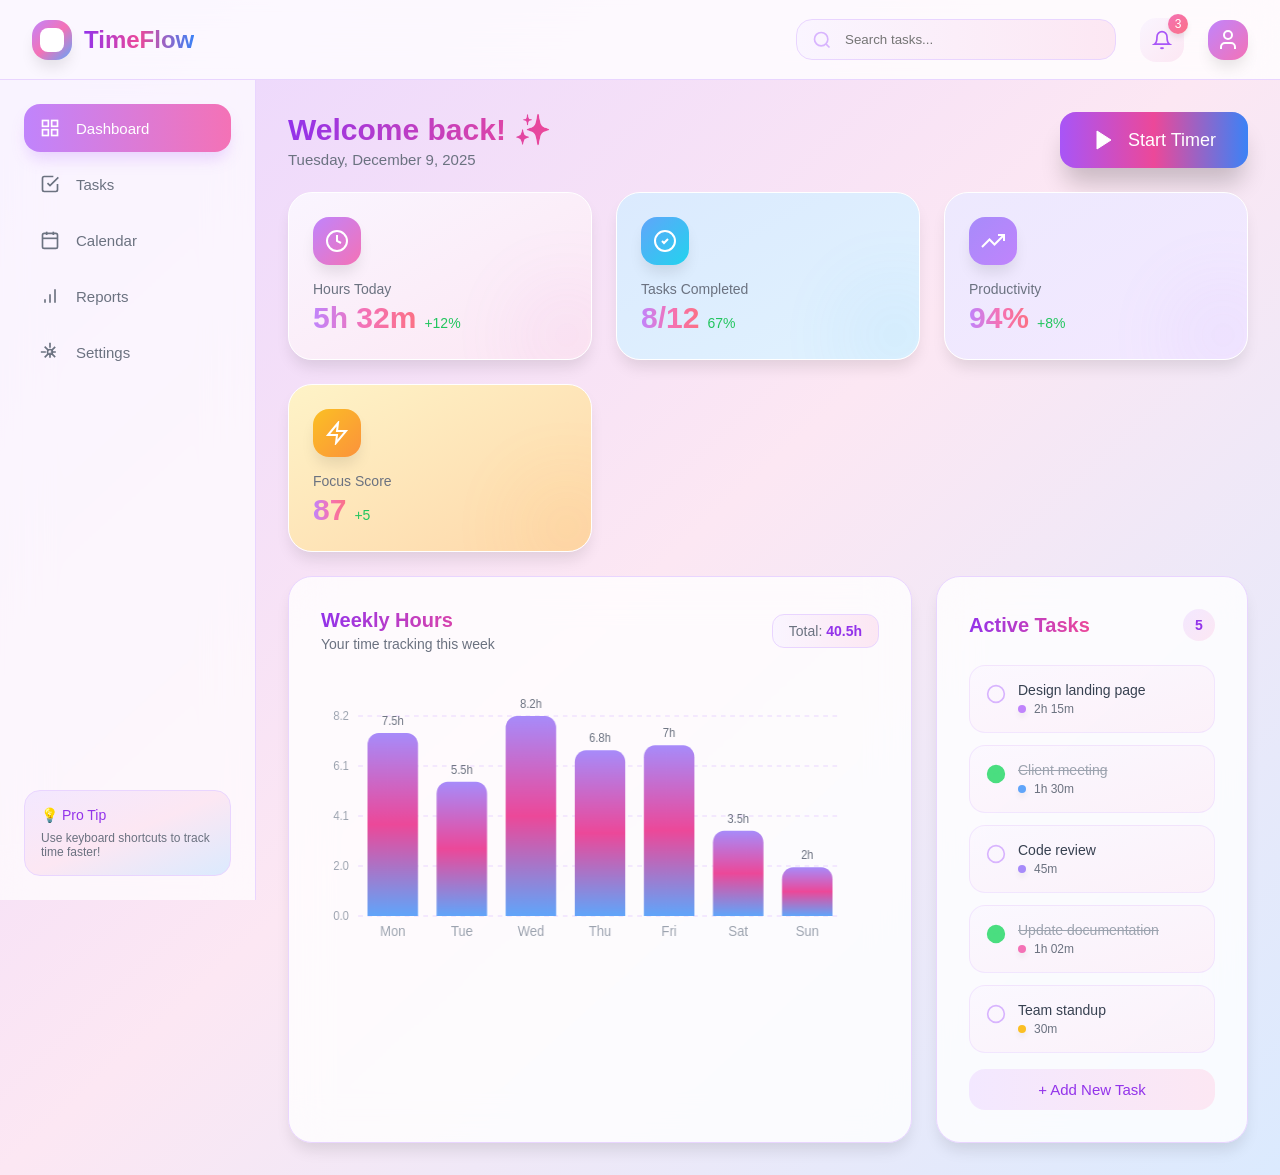
<file: AI Evaluation/index.html>
<!DOCTYPE html>
<html lang="en">
<head>
  <meta charset="UTF-8">
  <meta name="viewport" content="width=device-width, initial-scale=1.0">
  <title>TimeFlow - Time Tracking Dashboard</title>
  <link rel="stylesheet" href="styles.css">
</head>
<body>
  <!-- Top Navigation -->
  <nav class="top-nav">
    <div class="nav-content">
      <div class="nav-left">
        <div class="logo-icon">
          <div class="logo-inner"></div>
        </div>
        <h1 class="logo-text">TimeFlow</h1>
      </div>

      <div class="nav-right">
        <div class="search-container">
          <svg class="search-icon" width="20" height="20" viewBox="0 0 24 24" fill="none" stroke="currentColor" stroke-width="2">
            <circle cx="11" cy="11" r="8"></circle>
            <path d="m21 21-4.35-4.35"></path>
          </svg>
          <input type="text" placeholder="Search tasks..." class="search-input">
        </div>

        <button class="notification-btn">
          <svg width="20" height="20" viewBox="0 0 24 24" fill="none" stroke="currentColor" stroke-width="2">
            <path d="M18 8A6 6 0 0 0 6 8c0 7-3 9-3 9h18s-3-2-3-9"></path>
            <path d="M13.73 21a2 2 0 0 1-3.46 0"></path>
          </svg>
          <span class="notification-badge">3</span>
        </button>

        <div class="user-avatar">
          <svg width="24" height="24" viewBox="0 0 24 24" fill="none" stroke="white" stroke-width="2">
            <path d="M19 21v-2a4 4 0 0 0-4-4H9a4 4 0 0 0-4 4v2"></path>
            <circle cx="12" cy="7" r="4"></circle>
          </svg>
        </div>
      </div>
    </div>
  </nav>

  <!-- Sidebar -->
  <aside class="sidebar">
    <nav class="sidebar-nav">
      <button class="sidebar-item active" data-section="Dashboard">
        <svg width="20" height="20" viewBox="0 0 24 24" fill="none" stroke="currentColor" stroke-width="2">
          <rect x="3" y="3" width="7" height="7"></rect>
          <rect x="14" y="3" width="7" height="7"></rect>
          <rect x="14" y="14" width="7" height="7"></rect>
          <rect x="3" y="14" width="7" height="7"></rect>
        </svg>
        <span>Dashboard</span>
      </button>

      <button class="sidebar-item" data-section="Tasks" onclick="window.location.href='tasks.html'">
        <svg width="20" height="20" viewBox="0 0 24 24" fill="none" stroke="currentColor" stroke-width="2">
          <path d="M9 11l3 3L22 4"></path>
          <path d="M21 12v7a2 2 0 0 1-2 2H5a2 2 0 0 1-2-2V5a2 2 0 0 1 2-2h11"></path>
        </svg>
        <span>Tasks</span>
      </button>

      <button class="sidebar-item" data-section="Calendar" onclick="window.location.href='calendar.html'">
        <svg width="20" height="20" viewBox="0 0 24 24" fill="none" stroke="currentColor" stroke-width="2">
          <rect x="3" y="4" width="18" height="18" rx="2" ry="2"></rect>
          <line x1="16" y1="2" x2="16" y2="6"></line>
          <line x1="8" y1="2" x2="8" y2="6"></line>
          <line x1="3" y1="10" x2="21" y2="10"></line>
        </svg>
        <span>Calendar</span>
      </button>

      <button class="sidebar-item" data-section="Reports">
        <svg width="20" height="20" viewBox="0 0 24 24" fill="none" stroke="currentColor" stroke-width="2">
          <line x1="12" y1="20" x2="12" y2="10"></line>
          <line x1="18" y1="20" x2="18" y2="4"></line>
          <line x1="6" y1="20" x2="6" y2="16"></line>
        </svg>
        <span>Reports</span>
      </button>

      <button class="sidebar-item" data-section="Settings">
        <svg width="20" height="20" viewBox="0 0 24 24" fill="none" stroke="currentColor" stroke-width="2">
          <circle cx="12" cy="12" r="3"></circle>
          <path d="M12 1v6m0 6v6M5.6 5.6l4.2 4.2m4.2 4.2l4.2 4.2M1 12h6m6 0h6M5.6 18.4l4.2-4.2m4.2-4.2l4.2-4.2"></path>
        </svg>
        <span>Settings</span>
      </button>
    </nav>

    <div class="pro-tip">
      <p class="tip-title">💡 Pro Tip</p>
      <p class="tip-text">Use keyboard shortcuts to track time faster!</p>
    </div>
  </aside>

  <!-- Main Content -->
  <main class="main-content">
    <div class="dashboard-header">
      <div>
        <h2 class="welcome-title">Welcome back! ✨</h2>
        <p class="date-text">Tuesday, December 9, 2025</p>
      </div>
      <button class="timer-btn" id="timerBtn">
        <div class="timer-glow"></div>
        <div class="timer-content">
          <svg class="timer-icon play-icon" width="24" height="24" viewBox="0 0 24 24" fill="white" stroke="white">
            <polygon points="5 3 19 12 5 21 5 3"></polygon>
          </svg>
          <svg class="timer-icon pause-icon hidden" width="24" height="24" viewBox="0 0 24 24" fill="white" stroke="white">
            <rect x="6" y="4" width="4" height="16"></rect>
            <rect x="14" y="4" width="4" height="16"></rect>
          </svg>
          <div class="timer-text">
            <span class="timer-label">Start Timer</span>
            <span class="timer-time hidden">00:00:00</span>
          </div>
        </div>
      </button>
    </div>

    <!-- Stats Cards -->
    <div class="stats-grid">
      <div class="stat-card stat-card-purple">
        <div class="stat-icon stat-icon-purple">
          <svg width="24" height="24" viewBox="0 0 24 24" fill="none" stroke="white" stroke-width="2">
            <circle cx="12" cy="12" r="10"></circle>
            <polyline points="12 6 12 12 16 14"></polyline>
          </svg>
        </div>
        <p class="stat-label">Hours Today</p>
        <div class="stat-value-row">
          <h3 class="stat-value">5h 32m</h3>
          <span class="stat-change">+12%</span>
        </div>
        <div class="stat-glow stat-glow-purple"></div>
      </div>

      <div class="stat-card stat-card-blue">
        <div class="stat-icon stat-icon-blue">
          <svg width="24" height="24" viewBox="0 0 24 24" fill="none" stroke="white" stroke-width="2">
            <circle cx="12" cy="12" r="10"></circle>
            <path d="m9 12 2 2 4-4"></path>
          </svg>
        </div>
        <p class="stat-label">Tasks Completed</p>
        <div class="stat-value-row">
          <h3 class="stat-value">8/12</h3>
          <span class="stat-change">67%</span>
        </div>
        <div class="stat-glow stat-glow-blue"></div>
      </div>

      <div class="stat-card stat-card-violet">
        <div class="stat-icon stat-icon-violet">
          <svg width="24" height="24" viewBox="0 0 24 24" fill="none" stroke="white" stroke-width="2">
            <polyline points="23 6 13.5 15.5 8.5 10.5 1 18"></polyline>
            <polyline points="17 6 23 6 23 12"></polyline>
          </svg>
        </div>
        <p class="stat-label">Productivity</p>
        <div class="stat-value-row">
          <h3 class="stat-value">94%</h3>
          <span class="stat-change">+8%</span>
        </div>
        <div class="stat-glow stat-glow-violet"></div>
      </div>

      <div class="stat-card stat-card-orange">
        <div class="stat-icon stat-icon-orange">
          <svg width="24" height="24" viewBox="0 0 24 24" fill="none" stroke="white" stroke-width="2">
            <polygon points="13 2 3 14 12 14 11 22 21 10 12 10 13 2"></polygon>
          </svg>
        </div>
        <p class="stat-label">Focus Score</p>
        <div class="stat-value-row">
          <h3 class="stat-value">87</h3>
          <span class="stat-change">+5</span>
        </div>
        <div class="stat-glow stat-glow-orange"></div>
      </div>
    </div>

    <!-- Chart and Tasks -->
    <div class="content-grid">
      <div class="chart-card">
        <div class="card-header">
          <div>
            <h3 class="card-title">Weekly Hours</h3>
            <p class="card-subtitle">Your time tracking this week</p>
          </div>
          <div class="total-badge">
            <p>Total: <span class="total-value">40.5h</span></p>
          </div>
        </div>
        <div class="chart-container">
          <canvas id="weeklyChart" width="600" height="280"></canvas>
        </div>
      </div>

      <div class="tasks-card">
        <div class="card-header">
          <h3 class="card-title">Active Tasks</h3>
          <div class="task-count-badge">
            <span>5</span>
          </div>
        </div>

        <div class="tasks-list">
          <div class="task-item">
            <div class="task-checkbox">
              <svg class="task-circle" width="20" height="20" viewBox="0 0 24 24" fill="none" stroke="currentColor" stroke-width="2">
                <circle cx="12" cy="12" r="10"></circle>
              </svg>
            </div>
            <div class="task-content">
              <p class="task-title">Design landing page</p>
              <div class="task-meta">
                <div class="task-dot task-dot-purple"></div>
                <span class="task-time">2h 15m</span>
              </div>
            </div>
          </div>

          <div class="task-item">
            <div class="task-checkbox">
              <svg class="task-check" width="20" height="20" viewBox="0 0 24 24" fill="#4ade80" stroke="#4ade80" stroke-width="2">
                <circle cx="12" cy="12" r="10"></circle>
                <polyline points="9 12 11 14 15 10"></polyline>
              </svg>
            </div>
            <div class="task-content">
              <p class="task-title task-completed">Client meeting</p>
              <div class="task-meta">
                <div class="task-dot task-dot-blue"></div>
                <span class="task-time">1h 30m</span>
              </div>
            </div>
          </div>

          <div class="task-item">
            <div class="task-checkbox">
              <svg class="task-circle" width="20" height="20" viewBox="0 0 24 24" fill="none" stroke="currentColor" stroke-width="2">
                <circle cx="12" cy="12" r="10"></circle>
              </svg>
            </div>
            <div class="task-content">
              <p class="task-title">Code review</p>
              <div class="task-meta">
                <div class="task-dot task-dot-violet"></div>
                <span class="task-time">45m</span>
              </div>
            </div>
          </div>

          <div class="task-item">
            <div class="task-checkbox">
              <svg class="task-check" width="20" height="20" viewBox="0 0 24 24" fill="#4ade80" stroke="#4ade80" stroke-width="2">
                <circle cx="12" cy="12" r="10"></circle>
                <polyline points="9 12 11 14 15 10"></polyline>
              </svg>
            </div>
            <div class="task-content">
              <p class="task-title task-completed">Update documentation</p>
              <div class="task-meta">
                <div class="task-dot task-dot-pink"></div>
                <span class="task-time">1h 02m</span>
              </div>
            </div>
          </div>

          <div class="task-item">
            <div class="task-checkbox">
              <svg class="task-circle" width="20" height="20" viewBox="0 0 24 24" fill="none" stroke="currentColor" stroke-width="2">
                <circle cx="12" cy="12" r="10"></circle>
              </svg>
            </div>
            <div class="task-content">
              <p class="task-title">Team standup</p>
              <div class="task-meta">
                <div class="task-dot task-dot-amber"></div>
                <span class="task-time">30m</span>
              </div>
            </div>
          </div>
        </div>

        <button class="add-task-btn">+ Add New Task</button>
      </div>
    </div>
  </main>

  <script src="script.js"></script>
</body>
</html>
</file>
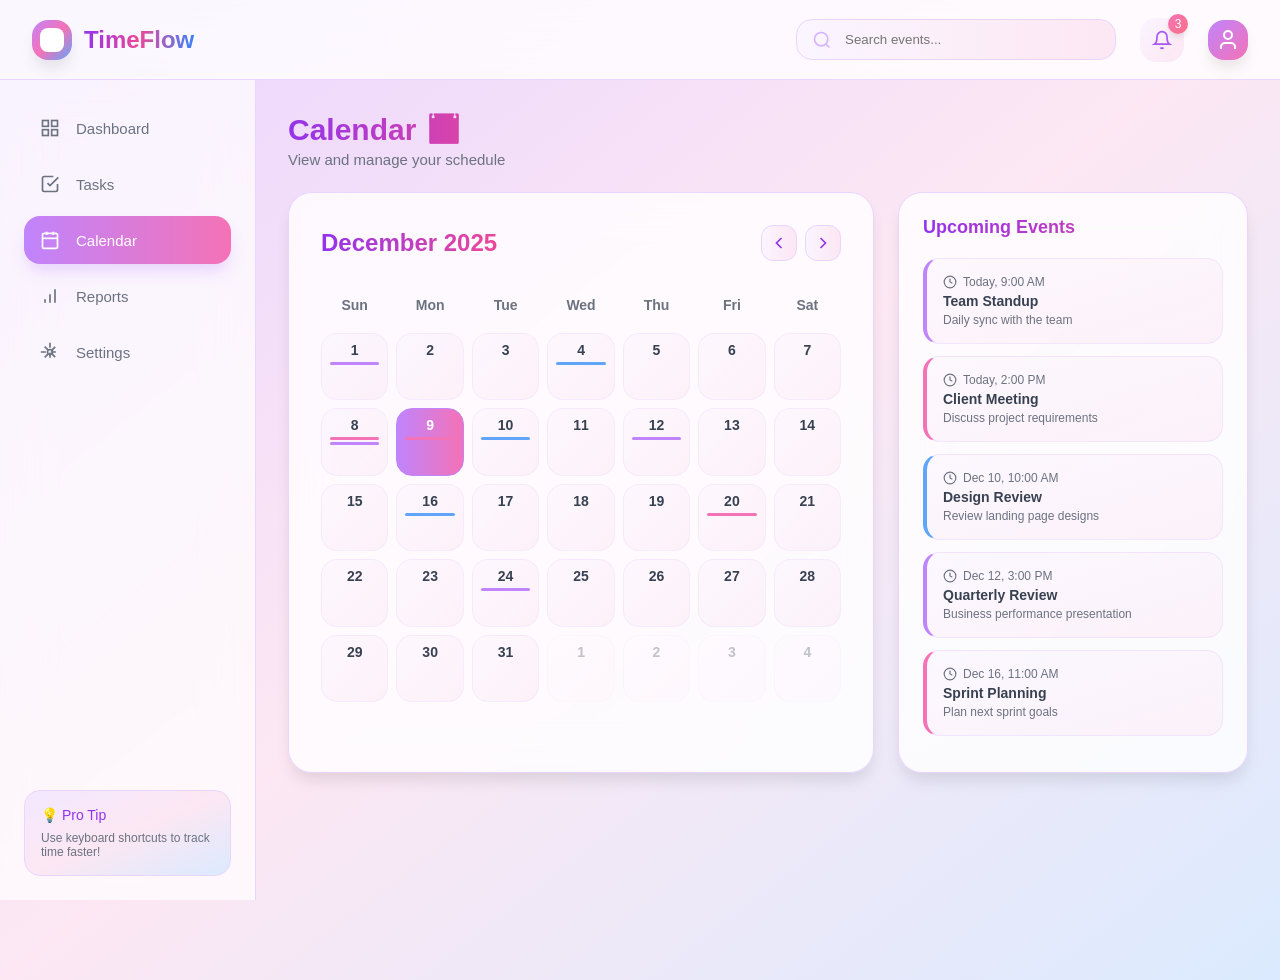
<file: AI Evaluation/calendar.html>
<!DOCTYPE html>
<html lang="en">
<head>
  <meta charset="UTF-8">
  <meta name="viewport" content="width=device-width, initial-scale=1.0">
  <title>Calendar - TimeFlow</title>
  <link rel="stylesheet" href="styles.css">
  <style>
    .calendar-container {
      display: grid;
      grid-template-columns: 1fr 350px;
      gap: 24px;
    }

    .calendar-main {
      padding: 32px;
      border-radius: 24px;
      background: rgba(255, 255, 255, 0.8);
      backdrop-filter: blur(20px);
      border: 1px solid #e9d5ff;
      box-shadow: 0 10px 15px -3px rgba(0, 0, 0, 0.1);
    }

    .calendar-header {
      display: flex;
      align-items: center;
      justify-content: space-between;
      margin-bottom: 24px;
    }

    .month-title {
      font-size: 24px;
      font-weight: 600;
      background: linear-gradient(to right, #9333ea, #ec4899);
      -webkit-background-clip: text;
      -webkit-text-fill-color: transparent;
      background-clip: text;
    }

    .calendar-nav {
      display: flex;
      gap: 8px;
    }

    .nav-btn {
      width: 36px;
      height: 36px;
      border-radius: 12px;
      background: linear-gradient(to right, #faf5ff, #fce7f3);
      border: 1px solid #e9d5ff;
      cursor: pointer;
      display: flex;
      align-items: center;
      justify-content: center;
      transition: all 0.3s;
      color: #9333ea;
    }

    .nav-btn:hover {
      background: linear-gradient(to right, #f3e8ff, #fbcfe8);
      transform: scale(1.05);
    }

    .calendar-grid {
      display: grid;
      grid-template-columns: repeat(7, 1fr);
      gap: 8px;
    }

    .day-header {
      text-align: center;
      padding: 12px;
      font-size: 14px;
      font-weight: 600;
      color: #6b7280;
    }

    .calendar-day {
      aspect-ratio: 1;
      padding: 8px;
      border-radius: 16px;
      background: linear-gradient(to bottom right, rgba(250, 245, 255, 0.5), rgba(252, 231, 243, 0.5));
      border: 1px solid rgba(233, 213, 255, 0.3);
      cursor: pointer;
      transition: all 0.3s;
      display: flex;
      flex-direction: column;
      align-items: center;
      justify-content: flex-start;
      position: relative;
    }

    .calendar-day:hover {
      background: linear-gradient(to bottom right, #faf5ff, #fce7f3);
      border-color: #c084fc;
      transform: translateY(-2px);
    }

    .calendar-day.today {
      background: linear-gradient(to right, #c084fc, #f472b6);
      border-color: #c084fc;
    }

    .calendar-day.today .day-number {
      color: white;
      font-weight: 700;
    }

    .calendar-day.other-month {
      opacity: 0.3;
    }

    .day-number {
      font-size: 14px;
      font-weight: 600;
      color: #374151;
      margin-bottom: 4px;
    }

    .day-events {
      width: 100%;
      display: flex;
      flex-direction: column;
      gap: 2px;
    }

    .event-dot {
      width: 100%;
      height: 3px;
      border-radius: 2px;
    }

    .event-dot.purple {
      background: #c084fc;
    }

    .event-dot.pink {
      background: #f472b6;
    }

    .event-dot.blue {
      background: #60a5fa;
    }

    /* Upcoming Events Sidebar */
    .upcoming-events {
      padding: 24px;
      border-radius: 24px;
      background: rgba(255, 255, 255, 0.8);
      backdrop-filter: blur(20px);
      border: 1px solid #e9d5ff;
      box-shadow: 0 10px 15px -3px rgba(0, 0, 0, 0.1);
      height: fit-content;
    }

    .upcoming-title {
      font-size: 18px;
      font-weight: 600;
      background: linear-gradient(to right, #9333ea, #ec4899);
      -webkit-background-clip: text;
      -webkit-text-fill-color: transparent;
      background-clip: text;
      margin-bottom: 20px;
    }

    .event-card {
      padding: 16px;
      border-radius: 16px;
      background: linear-gradient(to bottom right, rgba(250, 245, 255, 0.5), rgba(252, 231, 243, 0.5));
      border: 1px solid rgba(233, 213, 255, 0.5);
      margin-bottom: 12px;
      cursor: pointer;
      transition: all 0.3s;
      border-left: 4px solid;
    }

    .event-card:hover {
      background: linear-gradient(to bottom right, #faf5ff, #fce7f3);
      transform: translateX(4px);
    }

    .event-card.purple {
      border-left-color: #c084fc;
    }

    .event-card.pink {
      border-left-color: #f472b6;
    }

    .event-card.blue {
      border-left-color: #60a5fa;
    }

    .event-time {
      font-size: 12px;
      color: #6b7280;
      margin-bottom: 4px;
      display: flex;
      align-items: center;
      gap: 6px;
    }

    .event-title {
      font-size: 14px;
      font-weight: 600;
      color: #374151;
      margin-bottom: 4px;
    }

    .event-desc {
      font-size: 12px;
      color: #6b7280;
    }

    @media (max-width: 1200px) {
      .calendar-container {
        grid-template-columns: 1fr;
      }
    }
  </style>
</head>
<body>
  <!-- Top Navigation -->
  <nav class="top-nav">
    <div class="nav-content">
      <div class="nav-left">
        <div class="logo-icon">
          <div class="logo-inner"></div>
        </div>
        <h1 class="logo-text">TimeFlow</h1>
      </div>

      <div class="nav-right">
        <div class="search-container">
          <svg class="search-icon" width="20" height="20" viewBox="0 0 24 24" fill="none" stroke="currentColor" stroke-width="2">
            <circle cx="11" cy="11" r="8"></circle>
            <path d="m21 21-4.35-4.35"></path>
          </svg>
          <input type="text" placeholder="Search events..." class="search-input">
        </div>

        <button class="notification-btn">
          <svg width="20" height="20" viewBox="0 0 24 24" fill="none" stroke="currentColor" stroke-width="2">
            <path d="M18 8A6 6 0 0 0 6 8c0 7-3 9-3 9h18s-3-2-3-9"></path>
            <path d="M13.73 21a2 2 0 0 1-3.46 0"></path>
          </svg>
          <span class="notification-badge">3</span>
        </button>

        <div class="user-avatar">
          <svg width="24" height="24" viewBox="0 0 24 24" fill="none" stroke="white" stroke-width="2">
            <path d="M19 21v-2a4 4 0 0 0-4-4H9a4 4 0 0 0-4 4v2"></path>
            <circle cx="12" cy="7" r="4"></circle>
          </svg>
        </div>
      </div>
    </div>
  </nav>

  <!-- Sidebar -->
  <aside class="sidebar">
    <nav class="sidebar-nav">
      <button class="sidebar-item" onclick="window.location.href='index.html'">
        <svg width="20" height="20" viewBox="0 0 24 24" fill="none" stroke="currentColor" stroke-width="2">
          <rect x="3" y="3" width="7" height="7"></rect>
          <rect x="14" y="3" width="7" height="7"></rect>
          <rect x="14" y="14" width="7" height="7"></rect>
          <rect x="3" y="14" width="7" height="7"></rect>
        </svg>
        <span>Dashboard</span>
      </button>

      <button class="sidebar-item" onclick="window.location.href='tasks.html'">
        <svg width="20" height="20" viewBox="0 0 24 24" fill="none" stroke="currentColor" stroke-width="2">
          <path d="M9 11l3 3L22 4"></path>
          <path d="M21 12v7a2 2 0 0 1-2 2H5a2 2 0 0 1-2-2V5a2 2 0 0 1 2-2h11"></path>
        </svg>
        <span>Tasks</span>
      </button>

      <button class="sidebar-item active">
        <svg width="20" height="20" viewBox="0 0 24 24" fill="none" stroke="currentColor" stroke-width="2">
          <rect x="3" y="4" width="18" height="18" rx="2" ry="2"></rect>
          <line x1="16" y1="2" x2="16" y2="6"></line>
          <line x1="8" y1="2" x2="8" y2="6"></line>
          <line x1="3" y1="10" x2="21" y2="10"></line>
        </svg>
        <span>Calendar</span>
      </button>

      <button class="sidebar-item" onclick="window.location.href='reports.html'">
        <svg width="20" height="20" viewBox="0 0 24 24" fill="none" stroke="currentColor" stroke-width="2">
          <line x1="12" y1="20" x2="12" y2="10"></line>
          <line x1="18" y1="20" x2="18" y2="4"></line>
          <line x1="6" y1="20" x2="6" y2="16"></line>
        </svg>
        <span>Reports</span>
      </button>

      <button class="sidebar-item" onclick="window.location.href='settings.html'">
        <svg width="20" height="20" viewBox="0 0 24 24" fill="none" stroke="currentColor" stroke-width="2">
          <circle cx="12" cy="12" r="3"></circle>
          <path d="M12 1v6m0 6v6M5.6 5.6l4.2 4.2m4.2 4.2l4.2 4.2M1 12h6m6 0h6M5.6 18.4l4.2-4.2m4.2-4.2l4.2-4.2"></path>
        </svg>
        <span>Settings</span>
      </button>
    </nav>

    <div class="pro-tip">
      <p class="tip-title">💡 Pro Tip</p>
      <p class="tip-text">Use keyboard shortcuts to track time faster!</p>
    </div>
  </aside>

  <!-- Main Content -->
  <main class="main-content">
    <div class="dashboard-header">
      <div>
        <h2 class="welcome-title">Calendar 📅</h2>
        <p class="date-text">View and manage your schedule</p>
      </div>
    </div>

    <div class="calendar-container">
      <div class="calendar-main">
        <div class="calendar-header">
          <h3 class="month-title">December 2025</h3>
          <div class="calendar-nav">
            <button class="nav-btn">
              <svg width="20" height="20" viewBox="0 0 24 24" fill="none" stroke="currentColor" stroke-width="2">
                <polyline points="15 18 9 12 15 6"></polyline>
              </svg>
            </button>
            <button class="nav-btn">
              <svg width="20" height="20" viewBox="0 0 24 24" fill="none" stroke="currentColor" stroke-width="2">
                <polyline points="9 18 15 12 9 6"></polyline>
              </svg>
            </button>
          </div>
        </div>

        <div class="calendar-grid">
          <div class="day-header">Sun</div>
          <div class="day-header">Mon</div>
          <div class="day-header">Tue</div>
          <div class="day-header">Wed</div>
          <div class="day-header">Thu</div>
          <div class="day-header">Fri</div>
          <div class="day-header">Sat</div>

          <!-- Week 1 -->
          <div class="calendar-day">
            <span class="day-number">1</span>
            <div class="day-events">
              <div class="event-dot purple"></div>
            </div>
          </div>
          <div class="calendar-day">
            <span class="day-number">2</span>
          </div>
          <div class="calendar-day">
            <span class="day-number">3</span>
          </div>
          <div class="calendar-day">
            <span class="day-number">4</span>
            <div class="day-events">
              <div class="event-dot blue"></div>
            </div>
          </div>
          <div class="calendar-day">
            <span class="day-number">5</span>
          </div>
          <div class="calendar-day">
            <span class="day-number">6</span>
          </div>
          <div class="calendar-day">
            <span class="day-number">7</span>
          </div>

          <!-- Week 2 -->
          <div class="calendar-day">
            <span class="day-number">8</span>
            <div class="day-events">
              <div class="event-dot pink"></div>
              <div class="event-dot purple"></div>
            </div>
          </div>
          <div class="calendar-day today">
            <span class="day-number">9</span>
            <div class="day-events">
              <div class="event-dot pink"></div>
            </div>
          </div>
          <div class="calendar-day">
            <span class="day-number">10</span>
            <div class="day-events">
              <div class="event-dot blue"></div>
            </div>
          </div>
          <div class="calendar-day">
            <span class="day-number">11</span>
          </div>
          <div class="calendar-day">
            <span class="day-number">12</span>
            <div class="day-events">
              <div class="event-dot purple"></div>
            </div>
          </div>
          <div class="calendar-day">
            <span class="day-number">13</span>
          </div>
          <div class="calendar-day">
            <span class="day-number">14</span>
          </div>

          <!-- Week 3 -->
          <div class="calendar-day">
            <span class="day-number">15</span>
          </div>
          <div class="calendar-day">
            <span class="day-number">16</span>
            <div class="day-events">
              <div class="event-dot blue"></div>
            </div>
          </div>
          <div class="calendar-day">
            <span class="day-number">17</span>
          </div>
          <div class="calendar-day">
            <span class="day-number">18</span>
          </div>
          <div class="calendar-day">
            <span class="day-number">19</span>
          </div>
          <div class="calendar-day">
            <span class="day-number">20</span>
            <div class="day-events">
              <div class="event-dot pink"></div>
            </div>
          </div>
          <div class="calendar-day">
            <span class="day-number">21</span>
          </div>

          <!-- Week 4 -->
          <div class="calendar-day">
            <span class="day-number">22</span>
          </div>
          <div class="calendar-day">
            <span class="day-number">23</span>
          </div>
          <div class="calendar-day">
            <span class="day-number">24</span>
            <div class="day-events">
              <div class="event-dot purple"></div>
            </div>
          </div>
          <div class="calendar-day">
            <span class="day-number">25</span>
          </div>
          <div class="calendar-day">
            <span class="day-number">26</span>
          </div>
          <div class="calendar-day">
            <span class="day-number">27</span>
          </div>
          <div class="calendar-day">
            <span class="day-number">28</span>
          </div>

          <!-- Week 5 -->
          <div class="calendar-day">
            <span class="day-number">29</span>
          </div>
          <div class="calendar-day">
            <span class="day-number">30</span>
          </div>
          <div class="calendar-day">
            <span class="day-number">31</span>
          </div>
          <div class="calendar-day other-month">
            <span class="day-number">1</span>
          </div>
          <div class="calendar-day other-month">
            <span class="day-number">2</span>
          </div>
          <div class="calendar-day other-month">
            <span class="day-number">3</span>
          </div>
          <div class="calendar-day other-month">
            <span class="day-number">4</span>
          </div>
        </div>
      </div>

      <div class="upcoming-events">
        <h3 class="upcoming-title">Upcoming Events</h3>

        <div class="event-card purple">
          <div class="event-time">
            <svg width="14" height="14" viewBox="0 0 24 24" fill="none" stroke="currentColor" stroke-width="2">
              <circle cx="12" cy="12" r="10"></circle>
              <polyline points="12 6 12 12 16 14"></polyline>
            </svg>
            Today, 9:00 AM
          </div>
          <div class="event-title">Team Standup</div>
          <div class="event-desc">Daily sync with the team</div>
        </div>

        <div class="event-card pink">
          <div class="event-time">
            <svg width="14" height="14" viewBox="0 0 24 24" fill="none" stroke="currentColor" stroke-width="2">
              <circle cx="12" cy="12" r="10"></circle>
              <polyline points="12 6 12 12 16 14"></polyline>
            </svg>
            Today, 2:00 PM
          </div>
          <div class="event-title">Client Meeting</div>
          <div class="event-desc">Discuss project requirements</div>
        </div>

        <div class="event-card blue">
          <div class="event-time">
            <svg width="14" height="14" viewBox="0 0 24 24" fill="none" stroke="currentColor" stroke-width="2">
              <circle cx="12" cy="12" r="10"></circle>
              <polyline points="12 6 12 12 16 14"></polyline>
            </svg>
            Dec 10, 10:00 AM
          </div>
          <div class="event-title">Design Review</div>
          <div class="event-desc">Review landing page designs</div>
        </div>

        <div class="event-card purple">
          <div class="event-time">
            <svg width="14" height="14" viewBox="0 0 24 24" fill="none" stroke="currentColor" stroke-width="2">
              <circle cx="12" cy="12" r="10"></circle>
              <polyline points="12 6 12 12 16 14"></polyline>
            </svg>
            Dec 12, 3:00 PM
          </div>
          <div class="event-title">Quarterly Review</div>
          <div class="event-desc">Business performance presentation</div>
        </div>

        <div class="event-card pink">
          <div class="event-time">
            <svg width="14" height="14" viewBox="0 0 24 24" fill="none" stroke="currentColor" stroke-width="2">
              <circle cx="12" cy="12" r="10"></circle>
              <polyline points="12 6 12 12 16 14"></polyline>
            </svg>
            Dec 16, 11:00 AM
          </div>
          <div class="event-title">Sprint Planning</div>
          <div class="event-desc">Plan next sprint goals</div>
        </div>
      </div>
    </div>
  </main>
</body>
</html>
</file>
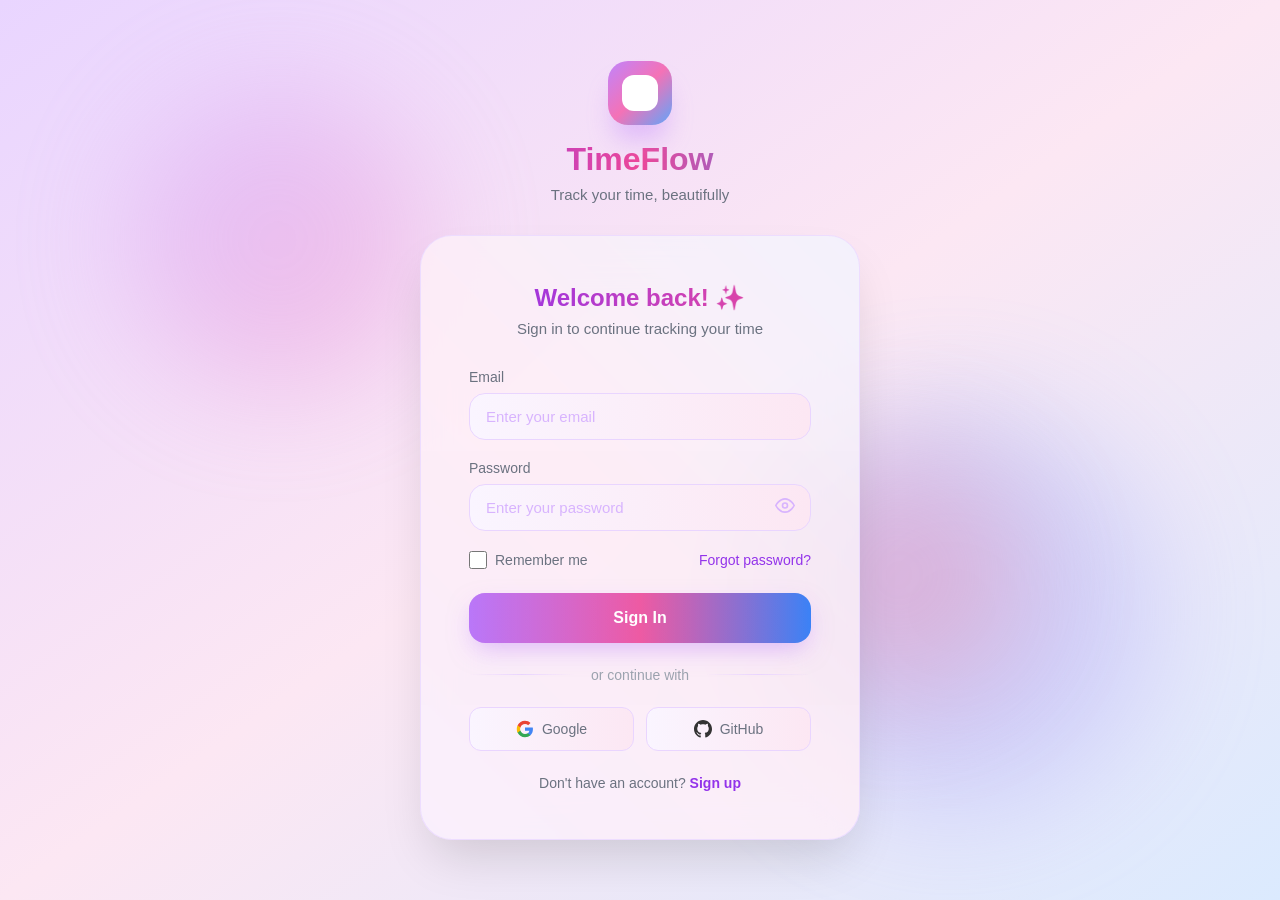
<file: AI Evaluation/login.html>
<!DOCTYPE html>
<html lang="en">
<head>
  <meta charset="UTF-8">
  <meta name="viewport" content="width=device-width, initial-scale=1.0">
  <title>Login - TimeFlow</title>
  <style>
    * {
      margin: 0;
      padding: 0;
      box-sizing: border-box;
    }

    body {
      font-family: -apple-system, BlinkMacSystemFont, 'Segoe UI', 'Roboto', 'Oxygen', 'Ubuntu', 'Cantarell', sans-serif;
      background: linear-gradient(to bottom right, #e9d5ff, #fce7f3, #dbeafe);
      min-height: 100vh;
      display: flex;
      align-items: center;
      justify-content: center;
      padding: 20px;
      position: relative;
      overflow: hidden;
    }

    /* Floating Background Elements */
    .bg-decoration {
      position: absolute;
      border-radius: 50%;
      filter: blur(60px);
      opacity: 0.3;
      animation: float 20s infinite ease-in-out;
    }

    .bg-decoration-1 {
      width: 300px;
      height: 300px;
      background: linear-gradient(to bottom right, #c084fc, #f472b6);
      top: 10%;
      left: 10%;
      animation-delay: 0s;
    }

    .bg-decoration-2 {
      width: 400px;
      height: 400px;
      background: linear-gradient(to bottom right, #60a5fa, #a78bfa);
      bottom: 10%;
      right: 10%;
      animation-delay: 5s;
    }

    .bg-decoration-3 {
      width: 250px;
      height: 250px;
      background: linear-gradient(to bottom right, #f472b6, #fb7185);
      top: 50%;
      right: 20%;
      animation-delay: 10s;
    }

    @keyframes float {
      0%, 100% {
        transform: translateY(0) translateX(0);
      }
      25% {
        transform: translateY(-30px) translateX(20px);
      }
      50% {
        transform: translateY(-60px) translateX(-20px);
      }
      75% {
        transform: translateY(-30px) translateX(10px);
      }
    }

    /* Login Container */
    .login-container {
      position: relative;
      width: 100%;
      max-width: 440px;
      z-index: 10;
    }

    /* Logo Section */
    .logo-section {
      text-align: center;
      margin-bottom: 32px;
    }

    .logo-icon {
      width: 64px;
      height: 64px;
      border-radius: 20px;
      background: linear-gradient(to bottom right, #c084fc, #f472b6, #60a5fa);
      display: inline-flex;
      align-items: center;
      justify-content: center;
      box-shadow: 0 20px 25px -5px rgba(192, 132, 252, 0.4);
      margin-bottom: 16px;
      animation: pulse 3s infinite ease-in-out;
    }

    @keyframes pulse {
      0%, 100% {
        transform: scale(1);
        box-shadow: 0 20px 25px -5px rgba(192, 132, 252, 0.4);
      }
      50% {
        transform: scale(1.05);
        box-shadow: 0 25px 30px -5px rgba(192, 132, 252, 0.5);
      }
    }

    .logo-inner {
      width: 36px;
      height: 36px;
      background: white;
      border-radius: 12px;
    }

    .logo-text {
      font-size: 32px;
      font-weight: 700;
      background: linear-gradient(to right, #9333ea, #ec4899, #3b82f6);
      -webkit-background-clip: text;
      -webkit-text-fill-color: transparent;
      background-clip: text;
      margin-bottom: 8px;
    }

    .logo-tagline {
      color: #6b7280;
      font-size: 15px;
    }

    /* Login Card */
    .login-card {
      background: rgba(255, 255, 255, 0.85);
      backdrop-filter: blur(24px);
      border-radius: 32px;
      border: 1px solid rgba(233, 213, 255, 0.8);
      padding: 48px;
      box-shadow: 0 25px 50px -12px rgba(0, 0, 0, 0.15);
      position: relative;
      overflow: hidden;
    }

    .card-glow {
      position: absolute;
      inset: -100px;
      background: linear-gradient(45deg, #c084fc, #f472b6, #60a5fa);
      opacity: 0.1;
      filter: blur(40px);
      animation: rotate 10s linear infinite;
    }

    @keyframes rotate {
      from {
        transform: rotate(0deg);
      }
      to {
        transform: rotate(360deg);
      }
    }

    .card-content {
      position: relative;
      z-index: 10;
    }

    .card-title {
      font-size: 24px;
      font-weight: 600;
      background: linear-gradient(to right, #9333ea, #ec4899);
      -webkit-background-clip: text;
      -webkit-text-fill-color: transparent;
      background-clip: text;
      margin-bottom: 8px;
      text-align: center;
    }

    .card-subtitle {
      color: #6b7280;
      text-align: center;
      margin-bottom: 32px;
      font-size: 15px;
    }

    /* Form */
    .form-group {
      margin-bottom: 20px;
    }

    .form-label {
      display: block;
      color: #6b7280;
      font-size: 14px;
      font-weight: 500;
      margin-bottom: 8px;
    }

    .form-input {
      width: 100%;
      padding: 14px 16px;
      border-radius: 16px;
      background: linear-gradient(to right, #faf5ff, #fce7f3);
      border: 1px solid #e9d5ff;
      outline: none;
      transition: all 0.3s;
      font-size: 15px;
      color: #374151;
    }

    .form-input:focus {
      box-shadow: 0 0 0 3px rgba(192, 132, 252, 0.3);
      border-color: #c084fc;
      background: white;
    }

    .form-input::placeholder {
      color: #d8b4fe;
    }

    /* Password Input Container */
    .password-container {
      position: relative;
    }

    .toggle-password {
      position: absolute;
      right: 16px;
      top: 50%;
      transform: translateY(-50%);
      background: none;
      border: none;
      cursor: pointer;
      color: #d8b4fe;
      transition: color 0.3s;
    }

    .toggle-password:hover {
      color: #c084fc;
    }

    /* Checkbox */
    .remember-forgot {
      display: flex;
      align-items: center;
      justify-content: space-between;
      margin-bottom: 24px;
    }

    .checkbox-group {
      display: flex;
      align-items: center;
      gap: 8px;
    }

    .checkbox-input {
      width: 18px;
      height: 18px;
      border-radius: 6px;
      border: 2px solid #e9d5ff;
      cursor: pointer;
      accent-color: #c084fc;
    }

    .checkbox-label {
      color: #6b7280;
      font-size: 14px;
      cursor: pointer;
    }

    .forgot-link {
      color: #9333ea;
      text-decoration: none;
      font-size: 14px;
      font-weight: 500;
      transition: color 0.3s;
    }

    .forgot-link:hover {
      color: #ec4899;
    }

    /* Login Button */
    .login-btn {
      width: 100%;
      padding: 16px;
      border-radius: 16px;
      background: linear-gradient(to right, #a855f7, #ec4899, #3b82f6);
      border: none;
      color: white;
      font-size: 16px;
      font-weight: 600;
      cursor: pointer;
      transition: all 0.3s;
      box-shadow: 0 10px 25px -5px rgba(192, 132, 252, 0.5);
      position: relative;
      overflow: hidden;
    }

    .login-btn:hover {
      transform: translateY(-2px);
      box-shadow: 0 15px 30px -5px rgba(192, 132, 252, 0.6);
    }

    .login-btn:active {
      transform: translateY(0);
    }

    .login-btn::before {
      content: '';
      position: absolute;
      inset: 0;
      background: linear-gradient(to right, rgba(255, 255, 255, 0.2), transparent);
      animation: shimmer 2s infinite;
    }

    @keyframes shimmer {
      0% {
        transform: translateX(-100%);
      }
      100% {
        transform: translateX(100%);
      }
    }

    /* Divider */
    .divider {
      display: flex;
      align-items: center;
      gap: 16px;
      margin: 24px 0;
    }

    .divider-line {
      flex: 1;
      height: 1px;
      background: linear-gradient(to right, transparent, #e9d5ff, transparent);
    }

    .divider-text {
      color: #9ca3af;
      font-size: 14px;
    }

    /* Social Login */
    .social-login {
      display: grid;
      grid-template-columns: 1fr 1fr;
      gap: 12px;
      margin-bottom: 24px;
    }

    .social-btn {
      padding: 12px;
      border-radius: 12px;
      background: linear-gradient(to right, #faf5ff, #fce7f3);
      border: 1px solid #e9d5ff;
      cursor: pointer;
      transition: all 0.3s;
      display: flex;
      align-items: center;
      justify-content: center;
      gap: 8px;
      color: #6b7280;
      font-size: 14px;
      font-weight: 500;
    }

    .social-btn:hover {
      background: white;
      border-color: #c084fc;
      transform: translateY(-2px);
      box-shadow: 0 4px 12px rgba(192, 132, 252, 0.2);
    }

    /* Sign Up Link */
    .signup-text {
      text-align: center;
      color: #6b7280;
      font-size: 14px;
    }

    .signup-link {
      color: #9333ea;
      text-decoration: none;
      font-weight: 600;
      transition: color 0.3s;
    }

    .signup-link:hover {
      color: #ec4899;
    }

    /* Responsive */
    @media (max-width: 480px) {
      .login-card {
        padding: 32px 24px;
      }

      .logo-text {
        font-size: 28px;
      }

      .card-title {
        font-size: 22px;
      }
    }
  </style>
</head>
<body>
  <!-- Background Decorations -->
  <div class="bg-decoration bg-decoration-1"></div>
  <div class="bg-decoration bg-decoration-2"></div>
  <div class="bg-decoration bg-decoration-3"></div>

  <!-- Login Container -->
  <div class="login-container">
    <!-- Logo Section -->
    <div class="logo-section">
      <div class="logo-icon">
        <div class="logo-inner"></div>
      </div>
      <h1 class="logo-text">TimeFlow</h1>
      <p class="logo-tagline">Track your time, beautifully</p>
    </div>

    <!-- Login Card -->
    <div class="login-card">
      <div class="card-glow"></div>
      <div class="card-content">
        <h2 class="card-title">Welcome back! ✨</h2>
        <p class="card-subtitle">Sign in to continue tracking your time</p>

        <form id="loginForm">
          <!-- Email Input -->
          <div class="form-group">
            <label for="email" class="form-label">Email</label>
            <input
              type="email"
              id="email"
              class="form-input"
              placeholder="Enter your email"
              required
            >
          </div>

          <!-- Password Input -->
          <div class="form-group">
            <label for="password" class="form-label">Password</label>
            <div class="password-container">
              <input
                type="password"
                id="password"
                class="form-input"
                placeholder="Enter your password"
                required
              >
              <button type="button" class="toggle-password" id="togglePassword">
                <svg id="eyeIcon" width="20" height="20" viewBox="0 0 24 24" fill="none" stroke="currentColor" stroke-width="2">
                  <path d="M1 12s4-8 11-8 11 8 11 8-4 8-11 8-11-8-11-8z"></path>
                  <circle cx="12" cy="12" r="3"></circle>
                </svg>
                <svg id="eyeOffIcon" class="hidden" width="20" height="20" viewBox="0 0 24 24" fill="none" stroke="currentColor" stroke-width="2">
                  <path d="M17.94 17.94A10.07 10.07 0 0 1 12 20c-7 0-11-8-11-8a18.45 18.45 0 0 1 5.06-5.94M9.9 4.24A9.12 9.12 0 0 1 12 4c7 0 11 8 11 8a18.5 18.5 0 0 1-2.16 3.19m-6.72-1.07a3 3 0 1 1-4.24-4.24"></path>
                  <line x1="1" y1="1" x2="23" y2="23"></line>
                </svg>
              </button>
            </div>
          </div>

          <!-- Remember & Forgot -->
          <div class="remember-forgot">
            <div class="checkbox-group">
              <input type="checkbox" id="remember" class="checkbox-input">
              <label for="remember" class="checkbox-label">Remember me</label>
            </div>
            <a href="#" class="forgot-link">Forgot password?</a>
          </div>

          <!-- Login Button -->
          <button type="submit" class="login-btn">Sign In</button>
        </form>

        <!-- Divider -->
        <div class="divider">
          <div class="divider-line"></div>
          <span class="divider-text">or continue with</span>
          <div class="divider-line"></div>
        </div>

        <!-- Social Login -->
        <div class="social-login">
          <button class="social-btn" id="googleBtn">
            <svg width="18" height="18" viewBox="0 0 24 24">
              <path fill="#4285F4" d="M22.56 12.25c0-.78-.07-1.53-.2-2.25H12v4.26h5.92c-.26 1.37-1.04 2.53-2.21 3.31v2.77h3.57c2.08-1.92 3.28-4.74 3.28-8.09z"/>
              <path fill="#34A853" d="M12 23c2.97 0 5.46-.98 7.28-2.66l-3.57-2.77c-.98.66-2.23 1.06-3.71 1.06-2.86 0-5.29-1.93-6.16-4.53H2.18v2.84C3.99 20.53 7.7 23 12 23z"/>
              <path fill="#FBBC05" d="M5.84 14.09c-.22-.66-.35-1.36-.35-2.09s.13-1.43.35-2.09V7.07H2.18C1.43 8.55 1 10.22 1 12s.43 3.45 1.18 4.93l2.85-2.22.81-.62z"/>
              <path fill="#EA4335" d="M12 5.38c1.62 0 3.06.56 4.21 1.64l3.15-3.15C17.45 2.09 14.97 1 12 1 7.7 1 3.99 3.47 2.18 7.07l3.66 2.84c.87-2.6 3.3-4.53 6.16-4.53z"/>
            </svg>
            <span>Google</span>
          </button>
          
          <button class="social-btn" id="githubBtn">
            <svg width="18" height="18" viewBox="0 0 24 24" fill="#333">
              <path d="M12 0c-6.626 0-12 5.373-12 12 0 5.302 3.438 9.8 8.207 11.387.599.111.793-.261.793-.577v-2.234c-3.338.726-4.033-1.416-4.033-1.416-.546-1.387-1.333-1.756-1.333-1.756-1.089-.745.083-.729.083-.729 1.205.084 1.839 1.237 1.839 1.237 1.07 1.834 2.807 1.304 3.492.997.107-.775.418-1.305.762-1.604-2.665-.305-5.467-1.334-5.467-5.931 0-1.311.469-2.381 1.236-3.221-.124-.303-.535-1.524.117-3.176 0 0 1.008-.322 3.301 1.23.957-.266 1.983-.399 3.003-.404 1.02.005 2.047.138 3.006.404 2.291-1.552 3.297-1.23 3.297-1.23.653 1.653.242 2.874.118 3.176.77.84 1.235 1.911 1.235 3.221 0 4.609-2.807 5.624-5.479 5.921.43.372.823 1.102.823 2.222v3.293c0 .319.192.694.801.576 4.765-1.589 8.199-6.086 8.199-11.386 0-6.627-5.373-12-12-12z"/>
            </svg>
            <span>GitHub</span>
          </button>
        </div>

        <!-- Sign Up Link -->
        <p class="signup-text">
          Don't have an account? <a href="#" class="signup-link">Sign up</a>
        </p>
      </div>
    </div>
  </div>

  <script>
    // Toggle Password Visibility
    const togglePassword = document.getElementById('togglePassword');
    const passwordInput = document.getElementById('password');
    const eyeIcon = document.getElementById('eyeIcon');
    const eyeOffIcon = document.getElementById('eyeOffIcon');

    togglePassword.addEventListener('click', () => {
      const type = passwordInput.type === 'password' ? 'text' : 'password';
      passwordInput.type = type;
      
      eyeIcon.classList.toggle('hidden');
      eyeOffIcon.classList.toggle('hidden');
    });

    // Form Submission
    const loginForm = document.getElementById('loginForm');
    
    loginForm.addEventListener('submit', (e) => {
      e.preventDefault();
      
      const email = document.getElementById('email').value;
      const password = document.getElementById('password').value;
      const remember = document.getElementById('remember').checked;
      
      console.log('Login attempt:', { email, password, remember });
      
      // Simulate login success
      alert('Login successful! Redirecting to dashboard...');
      
      // Redirect to dashboard
      setTimeout(() => {
        window.location.href = 'index.html';
      }, 1000);
    });

    // Social Login Buttons
    document.getElementById('googleBtn').addEventListener('click', () => {
      alert('Google login would be implemented here!');
    });

    document.getElementById('githubBtn').addEventListener('click', () => {
      alert('GitHub login would be implemented here!');
    });

    // Hide class helper
    const style = document.createElement('style');
    style.textContent = '.hidden { display: none !important; }';
    document.head.appendChild(style);
  </script>
</body>
</html>
</file>
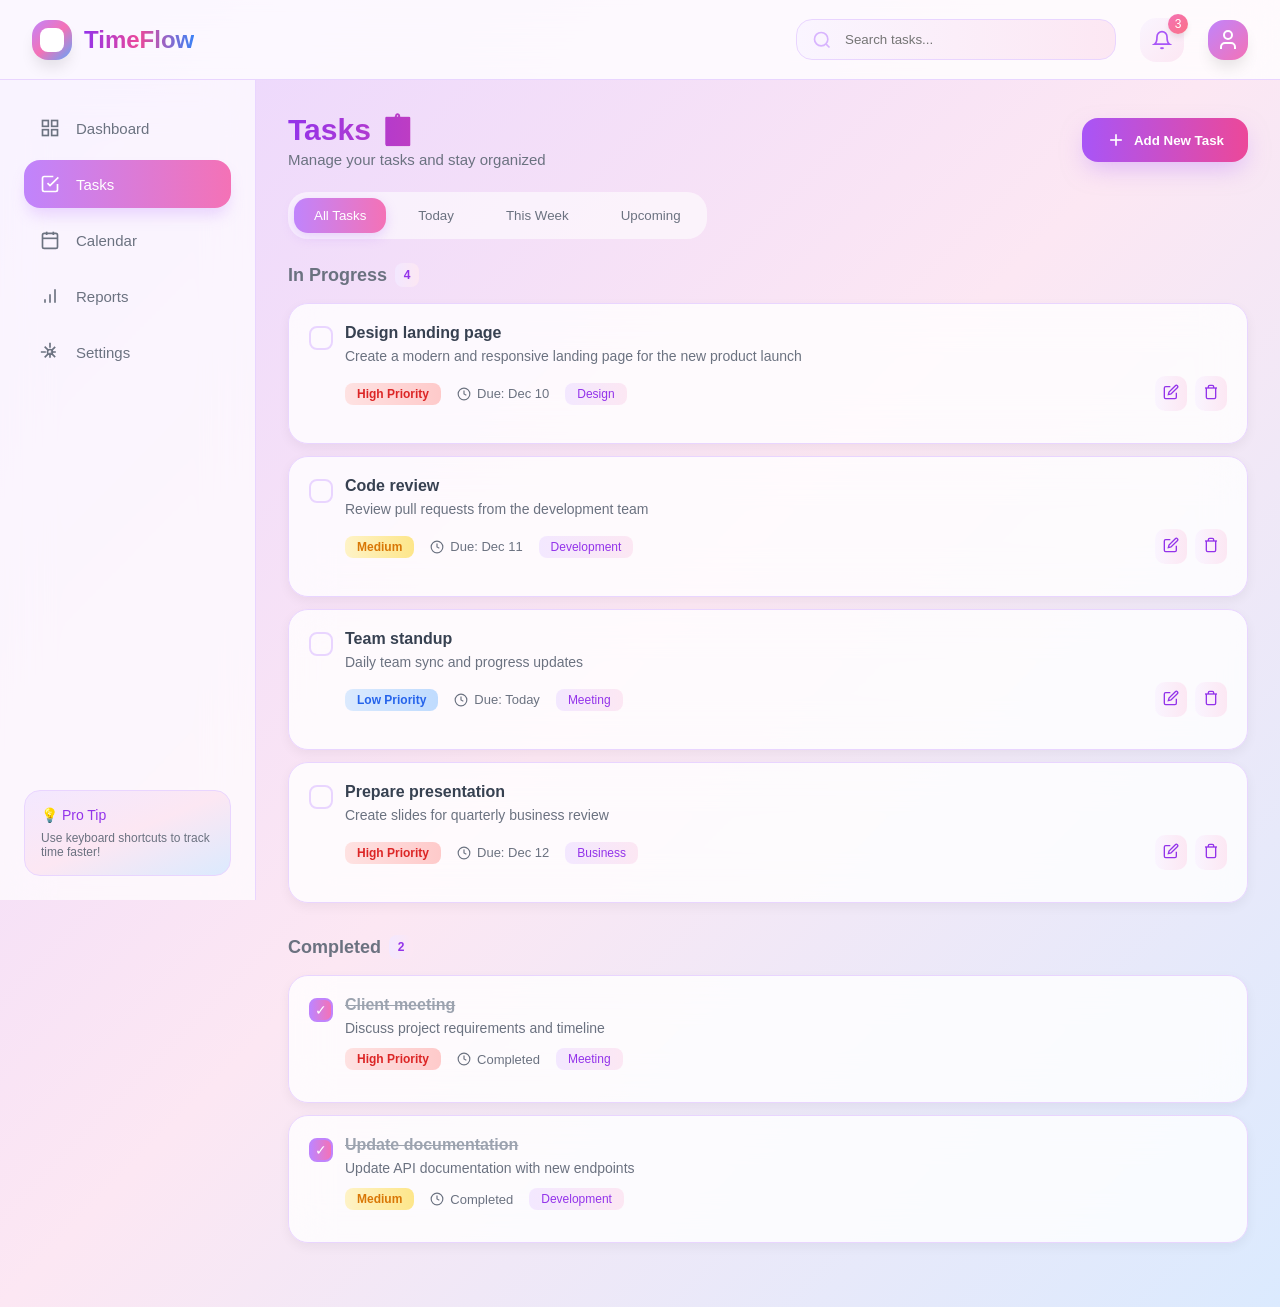
<file: AI Evaluation/tasks.html>
<!DOCTYPE html>
<html lang="en">
<head>
  <meta charset="UTF-8">
  <meta name="viewport" content="width=device-width, initial-scale=1.0">
  <title>Tasks - TimeFlow</title>
  <link rel="stylesheet" href="styles.css">
  <style>
    .tasks-header {
      display: flex;
      align-items: center;
      justify-content: space-between;
      margin-bottom: 24px;
    }

    .add-new-task-btn {
      padding: 12px 24px;
      border-radius: 16px;
      background: linear-gradient(to right, #a855f7, #ec4899);
      border: none;
      color: white;
      font-weight: 600;
      cursor: pointer;
      box-shadow: 0 10px 25px -5px rgba(192, 132, 252, 0.5);
      transition: all 0.3s;
      display: flex;
      align-items: center;
      gap: 8px;
    }

    .add-new-task-btn:hover {
      transform: translateY(-2px);
      box-shadow: 0 15px 30px -5px rgba(192, 132, 252, 0.6);
    }

    .filter-tabs {
      display: flex;
      gap: 12px;
      margin-bottom: 24px;
      padding: 6px;
      background: rgba(255, 255, 255, 0.6);
      border-radius: 20px;
      width: fit-content;
    }

    .filter-tab {
      padding: 10px 20px;
      border-radius: 14px;
      border: none;
      background: transparent;
      color: #6b7280;
      font-weight: 500;
      cursor: pointer;
      transition: all 0.3s;
    }

    .filter-tab.active {
      background: linear-gradient(to right, #c084fc, #f472b6);
      color: white;
      box-shadow: 0 4px 12px rgba(192, 132, 252, 0.3);
    }

    .filter-tab:hover:not(.active) {
      background: rgba(192, 132, 252, 0.1);
      color: #9333ea;
    }

    .task-section {
      margin-bottom: 32px;
    }

    .section-title {
      font-size: 18px;
      font-weight: 600;
      color: #6b7280;
      margin-bottom: 16px;
      display: flex;
      align-items: center;
      gap: 8px;
    }

    .section-count {
      width: 24px;
      height: 24px;
      border-radius: 8px;
      background: linear-gradient(to right, #f3e8ff, #fce7f3);
      color: #9333ea;
      font-size: 12px;
      display: flex;
      align-items: center;
      justify-content: center;
    }

    .task-list {
      display: flex;
      flex-direction: column;
      gap: 12px;
    }

    .task-card {
      padding: 20px;
      border-radius: 20px;
      background: rgba(255, 255, 255, 0.8);
      backdrop-filter: blur(20px);
      border: 1px solid #e9d5ff;
      box-shadow: 0 4px 12px rgba(0, 0, 0, 0.05);
      transition: all 0.3s;
      cursor: pointer;
    }

    .task-card:hover {
      transform: translateY(-2px);
      box-shadow: 0 10px 20px rgba(0, 0, 0, 0.1);
      border-color: #c084fc;
    }

    .task-card-header {
      display: flex;
      align-items: flex-start;
      gap: 12px;
      margin-bottom: 12px;
    }

    .task-check {
      width: 24px;
      height: 24px;
      border-radius: 8px;
      border: 2px solid #e9d5ff;
      cursor: pointer;
      flex-shrink: 0;
      margin-top: 2px;
      transition: all 0.3s;
    }

    .task-check:hover {
      border-color: #c084fc;
    }

    .task-check.checked {
      background: linear-gradient(to right, #c084fc, #f472b6);
      border-color: #c084fc;
      position: relative;
    }

    .task-check.checked::after {
      content: '✓';
      position: absolute;
      color: white;
      font-size: 14px;
      top: 50%;
      left: 50%;
      transform: translate(-50%, -50%);
    }

    .task-card-content {
      flex: 1;
    }

    .task-card-title {
      font-size: 16px;
      font-weight: 600;
      color: #374151;
      margin-bottom: 6px;
    }

    .task-card-title.completed {
      text-decoration: line-through;
      color: #9ca3af;
    }

    .task-card-desc {
      font-size: 14px;
      color: #6b7280;
      margin-bottom: 12px;
    }

    .task-card-footer {
      display: flex;
      align-items: center;
      gap: 16px;
      flex-wrap: wrap;
    }

    .task-priority {
      padding: 4px 12px;
      border-radius: 8px;
      font-size: 12px;
      font-weight: 600;
    }

    .priority-high {
      background: linear-gradient(to right, #fee2e2, #fecaca);
      color: #dc2626;
    }

    .priority-medium {
      background: linear-gradient(to right, #fef3c7, #fde68a);
      color: #d97706;
    }

    .priority-low {
      background: linear-gradient(to right, #dbeafe, #bfdbfe);
      color: #2563eb;
    }

    .task-due {
      display: flex;
      align-items: center;
      gap: 6px;
      font-size: 13px;
      color: #6b7280;
    }

    .task-category {
      padding: 4px 12px;
      border-radius: 8px;
      font-size: 12px;
      background: linear-gradient(to right, #f3e8ff, #fce7f3);
      color: #9333ea;
    }

    .task-actions {
      margin-left: auto;
      display: flex;
      gap: 8px;
    }

    .action-btn {
      padding: 8px;
      border-radius: 10px;
      border: none;
      background: linear-gradient(to right, #faf5ff, #fce7f3);
      cursor: pointer;
      transition: all 0.3s;
      color: #9333ea;
    }

    .action-btn:hover {
      background: linear-gradient(to right, #f3e8ff, #fbcfe8);
      transform: scale(1.1);
    }
  </style>
</head>
<body>
  <!-- Top Navigation -->
  <nav class="top-nav">
    <div class="nav-content">
      <div class="nav-left">
        <div class="logo-icon">
          <div class="logo-inner"></div>
        </div>
        <h1 class="logo-text">TimeFlow</h1>
      </div>

      <div class="nav-right">
        <div class="search-container">
          <svg class="search-icon" width="20" height="20" viewBox="0 0 24 24" fill="none" stroke="currentColor" stroke-width="2">
            <circle cx="11" cy="11" r="8"></circle>
            <path d="m21 21-4.35-4.35"></path>
          </svg>
          <input type="text" placeholder="Search tasks..." class="search-input">
        </div>

        <button class="notification-btn">
          <svg width="20" height="20" viewBox="0 0 24 24" fill="none" stroke="currentColor" stroke-width="2">
            <path d="M18 8A6 6 0 0 0 6 8c0 7-3 9-3 9h18s-3-2-3-9"></path>
            <path d="M13.73 21a2 2 0 0 1-3.46 0"></path>
          </svg>
          <span class="notification-badge">3</span>
        </button>

        <div class="user-avatar">
          <svg width="24" height="24" viewBox="0 0 24 24" fill="none" stroke="white" stroke-width="2">
            <path d="M19 21v-2a4 4 0 0 0-4-4H9a4 4 0 0 0-4 4v2"></path>
            <circle cx="12" cy="7" r="4"></circle>
          </svg>
        </div>
      </div>
    </div>
  </nav>

  <!-- Sidebar -->
  <aside class="sidebar">
    <nav class="sidebar-nav">
      <button class="sidebar-item" onclick="window.location.href='index.html'">
        <svg width="20" height="20" viewBox="0 0 24 24" fill="none" stroke="currentColor" stroke-width="2">
          <rect x="3" y="3" width="7" height="7"></rect>
          <rect x="14" y="3" width="7" height="7"></rect>
          <rect x="14" y="14" width="7" height="7"></rect>
          <rect x="3" y="14" width="7" height="7"></rect>
        </svg>
        <span>Dashboard</span>
      </button>

      <button class="sidebar-item active">
        <svg width="20" height="20" viewBox="0 0 24 24" fill="none" stroke="currentColor" stroke-width="2">
          <path d="M9 11l3 3L22 4"></path>
          <path d="M21 12v7a2 2 0 0 1-2 2H5a2 2 0 0 1-2-2V5a2 2 0 0 1 2-2h11"></path>
        </svg>
        <span>Tasks</span>
      </button>

      <button class="sidebar-item" onclick="window.location.href='calendar.html'">
        <svg width="20" height="20" viewBox="0 0 24 24" fill="none" stroke="currentColor" stroke-width="2">
          <rect x="3" y="4" width="18" height="18" rx="2" ry="2"></rect>
          <line x1="16" y1="2" x2="16" y2="6"></line>
          <line x1="8" y1="2" x2="8" y2="6"></line>
          <line x1="3" y1="10" x2="21" y2="10"></line>
        </svg>
        <span>Calendar</span>
      </button>

      <button class="sidebar-item" onclick="window.location.href='reports.html'">
        <svg width="20" height="20" viewBox="0 0 24 24" fill="none" stroke="currentColor" stroke-width="2">
          <line x1="12" y1="20" x2="12" y2="10"></line>
          <line x1="18" y1="20" x2="18" y2="4"></line>
          <line x1="6" y1="20" x2="6" y2="16"></line>
        </svg>
        <span>Reports</span>
      </button>

      <button class="sidebar-item" onclick="window.location.href='settings.html'">
        <svg width="20" height="20" viewBox="0 0 24 24" fill="none" stroke="currentColor" stroke-width="2">
          <circle cx="12" cy="12" r="3"></circle>
          <path d="M12 1v6m0 6v6M5.6 5.6l4.2 4.2m4.2 4.2l4.2 4.2M1 12h6m6 0h6M5.6 18.4l4.2-4.2m4.2-4.2l4.2-4.2"></path>
        </svg>
        <span>Settings</span>
      </button>
    </nav>

    <div class="pro-tip">
      <p class="tip-title">💡 Pro Tip</p>
      <p class="tip-text">Use keyboard shortcuts to track time faster!</p>
    </div>
  </aside>

  <!-- Main Content -->
  <main class="main-content">
    <div class="tasks-header">
      <div>
        <h2 class="welcome-title">Tasks 📋</h2>
        <p class="date-text">Manage your tasks and stay organized</p>
      </div>
      <button class="add-new-task-btn" onclick="alert('Add new task modal would open here!')">
        <svg width="20" height="20" viewBox="0 0 24 24" fill="none" stroke="currentColor" stroke-width="2">
          <line x1="12" y1="5" x2="12" y2="19"></line>
          <line x1="5" y1="12" x2="19" y2="12"></line>
        </svg>
        Add New Task
      </button>
    </div>

    <div class="filter-tabs">
      <button class="filter-tab active">All Tasks</button>
      <button class="filter-tab">Today</button>
      <button class="filter-tab">This Week</button>
      <button class="filter-tab">Upcoming</button>
    </div>

    <!-- In Progress Section -->
    <div class="task-section">
      <div class="section-title">
        In Progress
        <span class="section-count">4</span>
      </div>
      <div class="task-list">
        <div class="task-card">
          <div class="task-card-header">
            <div class="task-check"></div>
            <div class="task-card-content">
              <h3 class="task-card-title">Design landing page</h3>
              <p class="task-card-desc">Create a modern and responsive landing page for the new product launch</p>
              <div class="task-card-footer">
                <span class="task-priority priority-high">High Priority</span>
                <div class="task-due">
                  <svg width="14" height="14" viewBox="0 0 24 24" fill="none" stroke="currentColor" stroke-width="2">
                    <circle cx="12" cy="12" r="10"></circle>
                    <polyline points="12 6 12 12 16 14"></polyline>
                  </svg>
                  Due: Dec 10
                </div>
                <span class="task-category">Design</span>
                <div class="task-actions">
                  <button class="action-btn">
                    <svg width="16" height="16" viewBox="0 0 24 24" fill="none" stroke="currentColor" stroke-width="2">
                      <path d="M11 4H4a2 2 0 0 0-2 2v14a2 2 0 0 0 2 2h14a2 2 0 0 0 2-2v-7"></path>
                      <path d="M18.5 2.5a2.121 2.121 0 0 1 3 3L12 15l-4 1 1-4 9.5-9.5z"></path>
                    </svg>
                  </button>
                  <button class="action-btn">
                    <svg width="16" height="16" viewBox="0 0 24 24" fill="none" stroke="currentColor" stroke-width="2">
                      <polyline points="3 6 5 6 21 6"></polyline>
                      <path d="M19 6v14a2 2 0 0 1-2 2H7a2 2 0 0 1-2-2V6m3 0V4a2 2 0 0 1 2-2h4a2 2 0 0 1 2 2v2"></path>
                    </svg>
                  </button>
                </div>
              </div>
            </div>
          </div>
        </div>

        <div class="task-card">
          <div class="task-card-header">
            <div class="task-check"></div>
            <div class="task-card-content">
              <h3 class="task-card-title">Code review</h3>
              <p class="task-card-desc">Review pull requests from the development team</p>
              <div class="task-card-footer">
                <span class="task-priority priority-medium">Medium</span>
                <div class="task-due">
                  <svg width="14" height="14" viewBox="0 0 24 24" fill="none" stroke="currentColor" stroke-width="2">
                    <circle cx="12" cy="12" r="10"></circle>
                    <polyline points="12 6 12 12 16 14"></polyline>
                  </svg>
                  Due: Dec 11
                </div>
                <span class="task-category">Development</span>
                <div class="task-actions">
                  <button class="action-btn">
                    <svg width="16" height="16" viewBox="0 0 24 24" fill="none" stroke="currentColor" stroke-width="2">
                      <path d="M11 4H4a2 2 0 0 0-2 2v14a2 2 0 0 0 2 2h14a2 2 0 0 0 2-2v-7"></path>
                      <path d="M18.5 2.5a2.121 2.121 0 0 1 3 3L12 15l-4 1 1-4 9.5-9.5z"></path>
                    </svg>
                  </button>
                  <button class="action-btn">
                    <svg width="16" height="16" viewBox="0 0 24 24" fill="none" stroke="currentColor" stroke-width="2">
                      <polyline points="3 6 5 6 21 6"></polyline>
                      <path d="M19 6v14a2 2 0 0 1-2 2H7a2 2 0 0 1-2-2V6m3 0V4a2 2 0 0 1 2-2h4a2 2 0 0 1 2 2v2"></path>
                    </svg>
                  </button>
                </div>
              </div>
            </div>
          </div>
        </div>

        <div class="task-card">
          <div class="task-card-header">
            <div class="task-check"></div>
            <div class="task-card-content">
              <h3 class="task-card-title">Team standup</h3>
              <p class="task-card-desc">Daily team sync and progress updates</p>
              <div class="task-card-footer">
                <span class="task-priority priority-low">Low Priority</span>
                <div class="task-due">
                  <svg width="14" height="14" viewBox="0 0 24 24" fill="none" stroke="currentColor" stroke-width="2">
                    <circle cx="12" cy="12" r="10"></circle>
                    <polyline points="12 6 12 12 16 14"></polyline>
                  </svg>
                  Due: Today
                </div>
                <span class="task-category">Meeting</span>
                <div class="task-actions">
                  <button class="action-btn">
                    <svg width="16" height="16" viewBox="0 0 24 24" fill="none" stroke="currentColor" stroke-width="2">
                      <path d="M11 4H4a2 2 0 0 0-2 2v14a2 2 0 0 0 2 2h14a2 2 0 0 0 2-2v-7"></path>
                      <path d="M18.5 2.5a2.121 2.121 0 0 1 3 3L12 15l-4 1 1-4 9.5-9.5z"></path>
                    </svg>
                  </button>
                  <button class="action-btn">
                    <svg width="16" height="16" viewBox="0 0 24 24" fill="none" stroke="currentColor" stroke-width="2">
                      <polyline points="3 6 5 6 21 6"></polyline>
                      <path d="M19 6v14a2 2 0 0 1-2 2H7a2 2 0 0 1-2-2V6m3 0V4a2 2 0 0 1 2-2h4a2 2 0 0 1 2 2v2"></path>
                    </svg>
                  </button>
                </div>
              </div>
            </div>
          </div>
        </div>

        <div class="task-card">
          <div class="task-card-header">
            <div class="task-check"></div>
            <div class="task-card-content">
              <h3 class="task-card-title">Prepare presentation</h3>
              <p class="task-card-desc">Create slides for quarterly business review</p>
              <div class="task-card-footer">
                <span class="task-priority priority-high">High Priority</span>
                <div class="task-due">
                  <svg width="14" height="14" viewBox="0 0 24 24" fill="none" stroke="currentColor" stroke-width="2">
                    <circle cx="12" cy="12" r="10"></circle>
                    <polyline points="12 6 12 12 16 14"></polyline>
                  </svg>
                  Due: Dec 12
                </div>
                <span class="task-category">Business</span>
                <div class="task-actions">
                  <button class="action-btn">
                    <svg width="16" height="16" viewBox="0 0 24 24" fill="none" stroke="currentColor" stroke-width="2">
                      <path d="M11 4H4a2 2 0 0 0-2 2v14a2 2 0 0 0 2 2h14a2 2 0 0 0 2-2v-7"></path>
                      <path d="M18.5 2.5a2.121 2.121 0 0 1 3 3L12 15l-4 1 1-4 9.5-9.5z"></path>
                    </svg>
                  </button>
                  <button class="action-btn">
                    <svg width="16" height="16" viewBox="0 0 24 24" fill="none" stroke="currentColor" stroke-width="2">
                      <polyline points="3 6 5 6 21 6"></polyline>
                      <path d="M19 6v14a2 2 0 0 1-2 2H7a2 2 0 0 1-2-2V6m3 0V4a2 2 0 0 1 2-2h4a2 2 0 0 1 2 2v2"></path>
                    </svg>
                  </button>
                </div>
              </div>
            </div>
          </div>
        </div>
      </div>
    </div>

    <!-- Completed Section -->
    <div class="task-section">
      <div class="section-title">
        Completed
        <span class="section-count">2</span>
      </div>
      <div class="task-list">
        <div class="task-card">
          <div class="task-card-header">
            <div class="task-check checked"></div>
            <div class="task-card-content">
              <h3 class="task-card-title completed">Client meeting</h3>
              <p class="task-card-desc">Discuss project requirements and timeline</p>
              <div class="task-card-footer">
                <span class="task-priority priority-high">High Priority</span>
                <div class="task-due">
                  <svg width="14" height="14" viewBox="0 0 24 24" fill="none" stroke="currentColor" stroke-width="2">
                    <circle cx="12" cy="12" r="10"></circle>
                    <polyline points="12 6 12 12 16 14"></polyline>
                  </svg>
                  Completed
                </div>
                <span class="task-category">Meeting</span>
              </div>
            </div>
          </div>
        </div>

        <div class="task-card">
          <div class="task-card-header">
            <div class="task-check checked"></div>
            <div class="task-card-content">
              <h3 class="task-card-title completed">Update documentation</h3>
              <p class="task-card-desc">Update API documentation with new endpoints</p>
              <div class="task-card-footer">
                <span class="task-priority priority-medium">Medium</span>
                <div class="task-due">
                  <svg width="14" height="14" viewBox="0 0 24 24" fill="none" stroke="currentColor" stroke-width="2">
                    <circle cx="12" cy="12" r="10"></circle>
                    <polyline points="12 6 12 12 16 14"></polyline>
                  </svg>
                  Completed
                </div>
                <span class="task-category">Development</span>
              </div>
            </div>
          </div>
        </div>
      </div>
    </div>
  </main>

  <script>
    // Task checkbox toggle
    document.querySelectorAll('.task-check').forEach(check => {
      check.addEventListener('click', function(e) {
        e.stopPropagation();
        this.classList.toggle('checked');
        const title = this.parentElement.querySelector('.task-card-title');
        title.classList.toggle('completed');
      });
    });

    // Filter tabs
    document.querySelectorAll('.filter-tab').forEach(tab => {
      tab.addEventListener('click', function() {
        document.querySelectorAll('.filter-tab').forEach(t => t.classList.remove('active'));
        this.classList.add('active');
      });
    });
  </script>
</body>
</html>
</file>
<file: AI Evaluation/styles.css>
* {
  margin: 0;
  padding: 0;
  box-sizing: border-box;
}

body {
  font-family: -apple-system, BlinkMacSystemFont, 'Segoe UI', 'Roboto', 'Oxygen', 'Ubuntu', 'Cantarell', sans-serif;
  background: linear-gradient(to bottom right, #e9d5ff, #fce7f3, #dbeafe);
  min-height: 100vh;
  color: #374151;
}

/* Top Navigation */
.top-nav {
  position: fixed;
  top: 0;
  left: 0;
  right: 0;
  height: 80px;
  background: rgba(255, 255, 255, 0.8);
  backdrop-filter: blur(20px);
  border-bottom: 1px solid #e9d5ff;
  z-index: 50;
}

.nav-content {
  height: 100%;
  padding: 0 32px;
  display: flex;
  align-items: center;
  justify-content: space-between;
}

.nav-left {
  display: flex;
  align-items: center;
  gap: 12px;
}

.logo-icon {
  width: 40px;
  height: 40px;
  border-radius: 16px;
  background: linear-gradient(to bottom right, #c084fc, #f472b6, #60a5fa);
  display: flex;
  align-items: center;
  justify-content: center;
  box-shadow: 0 10px 15px -3px rgba(0, 0, 0, 0.1);
}

.logo-inner {
  width: 24px;
  height: 24px;
  background: white;
  border-radius: 8px;
}

.logo-text {
  font-size: 24px;
  font-weight: 700;
  background: linear-gradient(to right, #9333ea, #ec4899, #3b82f6);
  -webkit-background-clip: text;
  -webkit-text-fill-color: transparent;
  background-clip: text;
}

.nav-right {
  display: flex;
  align-items: center;
  gap: 24px;
}

.search-container {
  position: relative;
}

.search-icon {
  position: absolute;
  left: 16px;
  top: 50%;
  transform: translateY(-50%);
  color: #d8b4fe;
}

.search-input {
  width: 320px;
  padding: 12px 16px 12px 48px;
  border-radius: 16px;
  background: linear-gradient(to right, #faf5ff, #fce7f3);
  border: 1px solid #e9d5ff;
  outline: none;
  transition: all 0.3s;
}

.search-input:focus {
  box-shadow: 0 0 0 3px rgba(192, 132, 252, 0.3);
  border-color: transparent;
}

.notification-btn {
  position: relative;
  padding: 12px;
  border-radius: 16px;
  background: linear-gradient(to bottom right, #faf5ff, #fce7f3);
  border: none;
  cursor: pointer;
  transition: all 0.3s;
}

.notification-btn:hover {
  box-shadow: 0 10px 15px -3px rgba(0, 0, 0, 0.1);
}

.notification-btn svg {
  color: #a855f7;
  display: block;
}

.notification-badge {
  position: absolute;
  top: -4px;
  right: -4px;
  width: 20px;
  height: 20px;
  background: linear-gradient(to bottom right, #f472b6, #fb7185);
  border-radius: 50%;
  color: white;
  font-size: 12px;
  display: flex;
  align-items: center;
  justify-content: center;
  box-shadow: 0 4px 6px -1px rgba(0, 0, 0, 0.1);
}

.user-avatar {
  width: 40px;
  height: 40px;
  border-radius: 16px;
  background: linear-gradient(to bottom right, #c084fc, #f472b6);
  display: flex;
  align-items: center;
  justify-content: center;
  cursor: pointer;
  box-shadow: 0 10px 15px -3px rgba(0, 0, 0, 0.1);
  transition: all 0.3s;
}

.user-avatar:hover {
  box-shadow: 0 20px 25px -5px rgba(0, 0, 0, 0.1);
}

/* Sidebar */
.sidebar {
  position: fixed;
  left: 0;
  top: 80px;
  width: 256px;
  height: calc(100vh - 80px);
  background: rgba(255, 255, 255, 0.7);
  backdrop-filter: blur(24px);
  border-right: 1px solid #e9d5ff;
  padding: 24px;
}

.sidebar-nav {
  display: flex;
  flex-direction: column;
  gap: 8px;
}

.sidebar-item {
  width: 100%;
  display: flex;
  align-items: center;
  gap: 16px;
  padding: 14px 16px;
  border-radius: 16px;
  border: none;
  background: transparent;
  color: #6b7280;
  cursor: pointer;
  transition: all 0.3s;
  font-size: 15px;
}

.sidebar-item:hover {
  background: linear-gradient(to right, #faf5ff, #fce7f3);
  color: #9333ea;
}

.sidebar-item.active {
  background: linear-gradient(to right, #c084fc, #f472b6);
  color: white;
  box-shadow: 0 10px 15px -3px rgba(192, 132, 252, 0.3);
}

.sidebar-item svg {
  flex-shrink: 0;
}

.pro-tip {
  position: absolute;
  bottom: 24px;
  left: 24px;
  right: 24px;
  padding: 16px;
  border-radius: 16px;
  background: linear-gradient(to bottom right, #f3e8ff, #fce7f3, #dbeafe);
  border: 1px solid #e9d5ff;
}

.tip-title {
  font-size: 14px;
  color: #9333ea;
  margin-bottom: 8px;
}

.tip-text {
  font-size: 12px;
  color: #6b7280;
}

/* Main Content */
.main-content {
  margin-left: 256px;
  margin-top: 80px;
  padding: 32px;
}

.dashboard-header {
  display: flex;
  align-items: center;
  justify-content: space-between;
  margin-bottom: 24px;
}

.welcome-title {
  font-size: 30px;
  font-weight: 700;
  background: linear-gradient(to right, #9333ea, #ec4899);
  -webkit-background-clip: text;
  -webkit-text-fill-color: transparent;
  background-clip: text;
}

.date-text {
  color: #6b7280;
  margin-top: 4px;
  font-size: 15px;
}

/* Timer Button */
.timer-btn {
  position: relative;
  padding: 16px 32px;
  border-radius: 16px;
  background: linear-gradient(to right, #a855f7, #ec4899, #3b82f6);
  border: none;
  cursor: pointer;
  overflow: hidden;
  transition: all 0.3s;
  box-shadow: 0 20px 25px -5px rgba(0, 0, 0, 0.2);
}

.timer-btn:hover {
  transform: scale(1.05);
}

.timer-btn:active {
  transform: scale(0.95);
}

.timer-btn.running {
  background: linear-gradient(to right, #fb7185, #f472b6, #c084fc);
}

.timer-glow {
  position: absolute;
  inset: -4px;
  background: linear-gradient(to right, #a855f7, #ec4899, #3b82f6);
  border-radius: 16px;
  filter: blur(10px);
  opacity: 0.5;
  z-index: -1;
}

.timer-content {
  position: relative;
  display: flex;
  align-items: center;
  gap: 12px;
  color: white;
  z-index: 10;
}

.timer-icon {
  flex-shrink: 0;
}

.timer-text {
  display: flex;
  flex-direction: column;
  align-items: flex-start;
}

.timer-label {
  font-size: 18px;
  font-weight: 500;
}

.timer-time {
  font-size: 18px;
  font-weight: 600;
}

.hidden {
  display: none !important;
}

/* Stats Grid */
.stats-grid {
  display: grid;
  grid-template-columns: repeat(auto-fit, minmax(250px, 1fr));
  gap: 24px;
  margin-bottom: 24px;
}

.stat-card {
  position: relative;
  overflow: hidden;
  padding: 24px;
  border-radius: 24px;
  border: 1px solid white;
  box-shadow: 0 10px 15px -3px rgba(0, 0, 0, 0.1);
  transition: all 0.3s;
}

.stat-card:hover {
  transform: translateY(-4px);
  box-shadow: 0 20px 25px -5px rgba(0, 0, 0, 0.1);
}

.stat-card-purple {
  background: linear-gradient(to bottom right, #faf5ff, #fce7f3);
}

.stat-card-blue {
  background: linear-gradient(to bottom right, #dbeafe, #e0f2fe);
}

.stat-card-violet {
  background: linear-gradient(to bottom right, #ede9fe, #f3e8ff);
}

.stat-card-orange {
  background: linear-gradient(to bottom right, #fef3c7, #fed7aa);
}

.stat-icon {
  width: 48px;
  height: 48px;
  border-radius: 16px;
  display: flex;
  align-items: center;
  justify-content: center;
  box-shadow: 0 10px 15px -3px rgba(0, 0, 0, 0.1);
  margin-bottom: 16px;
}

.stat-icon-purple {
  background: linear-gradient(to bottom right, #c084fc, #f472b6);
}

.stat-icon-blue {
  background: linear-gradient(to bottom right, #60a5fa, #22d3ee);
}

.stat-icon-violet {
  background: linear-gradient(to bottom right, #a78bfa, #c084fc);
}

.stat-icon-orange {
  background: linear-gradient(to bottom right, #fbbf24, #fb923c);
}

.stat-label {
  font-size: 14px;
  color: #6b7280;
  margin-bottom: 4px;
}

.stat-value-row {
  display: flex;
  align-items: flex-end;
  gap: 8px;
}

.stat-value {
  font-size: 30px;
  font-weight: 700;
  background: linear-gradient(to right, #c084fc, #f472b6, #fb7185);
  -webkit-background-clip: text;
  -webkit-text-fill-color: transparent;
  background-clip: text;
}

.stat-change {
  font-size: 14px;
  color: #22c55e;
  margin-bottom: 4px;
}

.stat-glow {
  position: absolute;
  right: -24px;
  bottom: -24px;
  width: 96px;
  height: 96px;
  border-radius: 50%;
  opacity: 0.1;
  filter: blur(40px);
}

.stat-glow-purple {
  background: linear-gradient(to bottom right, #c084fc, #f472b6);
}

.stat-glow-blue {
  background: linear-gradient(to bottom right, #60a5fa, #22d3ee);
}

.stat-glow-violet {
  background: linear-gradient(to bottom right, #a78bfa, #c084fc);
}

.stat-glow-orange {
  background: linear-gradient(to bottom right, #fbbf24, #fb923c);
}

/* Content Grid */
.content-grid {
  display: grid;
  grid-template-columns: 2fr 1fr;
  gap: 24px;
}

.chart-card,
.tasks-card {
  padding: 32px;
  border-radius: 24px;
  background: rgba(255, 255, 255, 0.8);
  backdrop-filter: blur(20px);
  border: 1px solid #e9d5ff;
  box-shadow: 0 10px 15px -3px rgba(0, 0, 0, 0.1);
  transition: all 0.3s;
}

.chart-card:hover,
.tasks-card:hover {
  box-shadow: 0 20px 25px -5px rgba(0, 0, 0, 0.1);
}

.card-header {
  display: flex;
  align-items: center;
  justify-content: space-between;
  margin-bottom: 24px;
}

.card-title {
  font-size: 20px;
  font-weight: 600;
  background: linear-gradient(to right, #9333ea, #ec4899);
  -webkit-background-clip: text;
  -webkit-text-fill-color: transparent;
  background-clip: text;
}

.card-subtitle {
  font-size: 14px;
  color: #6b7280;
  margin-top: 4px;
}

.total-badge {
  padding: 8px 16px;
  border-radius: 12px;
  background: linear-gradient(to right, #faf5ff, #fce7f3);
  border: 1px solid #e9d5ff;
}

.total-badge p {
  font-size: 14px;
  color: #6b7280;
}

.total-value {
  color: #9333ea;
  font-weight: 600;
}

.chart-container {
  position: relative;
  width: 100%;
  height: 280px;
}

#weeklyChart {
  width: 100%;
  height: 100%;
}

/* Tasks */
.task-count-badge {
  width: 32px;
  height: 32px;
  border-radius: 50%;
  background: linear-gradient(to bottom right, #f3e8ff, #fce7f3);
  display: flex;
  align-items: center;
  justify-content: center;
}

.task-count-badge span {
  font-size: 14px;
  color: #9333ea;
  font-weight: 600;
}

.tasks-list {
  display: flex;
  flex-direction: column;
  gap: 12px;
  margin-bottom: 16px;
}

.task-item {
  display: flex;
  align-items: flex-start;
  gap: 12px;
  padding: 16px;
  border-radius: 16px;
  background: linear-gradient(to bottom right, rgba(250, 245, 255, 0.5), rgba(252, 231, 243, 0.5));
  border: 1px solid rgba(233, 213, 255, 0.5);
  cursor: pointer;
  transition: all 0.3s;
}

.task-item:hover {
  background: linear-gradient(to bottom right, #faf5ff, #fce7f3);
  border-color: #e9d5ff;
  transform: translateY(-2px);
}

.task-checkbox {
  flex-shrink: 0;
  margin-top: 2px;
}

.task-circle,
.task-check {
  color: #d8b4fe;
}

.task-content {
  flex: 1;
  min-width: 0;
}

.task-title {
  font-size: 14px;
  color: #374151;
  margin-bottom: 4px;
}

.task-completed {
  text-decoration: line-through;
  color: #9ca3af;
}

.task-meta {
  display: flex;
  align-items: center;
  gap: 8px;
}

.task-dot {
  width: 8px;
  height: 8px;
  border-radius: 50%;
  box-shadow: 0 4px 6px -1px rgba(0, 0, 0, 0.1);
}

.task-dot-purple {
  background: #c084fc;
}

.task-dot-blue {
  background: #60a5fa;
}

.task-dot-violet {
  background: #a78bfa;
}

.task-dot-pink {
  background: #f472b6;
}

.task-dot-amber {
  background: #fbbf24;
}

.task-time {
  font-size: 12px;
  color: #6b7280;
}

.add-task-btn {
  width: 100%;
  padding: 12px;
  border-radius: 16px;
  background: linear-gradient(to right, #f3e8ff, #fce7f3);
  border: none;
  color: #9333ea;
  font-size: 15px;
  font-weight: 500;
  cursor: pointer;
  transition: all 0.3s;
}

.add-task-btn:hover {
  background: linear-gradient(to right, #e9d5ff, #fbcfe8);
}

/* Responsive */
@media (max-width: 1024px) {
  .content-grid {
    grid-template-columns: 1fr;
  }
}

@media (max-width: 768px) {
  .sidebar {
    transform: translateX(-100%);
  }
  
  .main-content {
    margin-left: 0;
  }
  
  .stats-grid {
    grid-template-columns: 1fr;
  }
  
  .search-input {
    width: 200px;
  }
}
</file>
